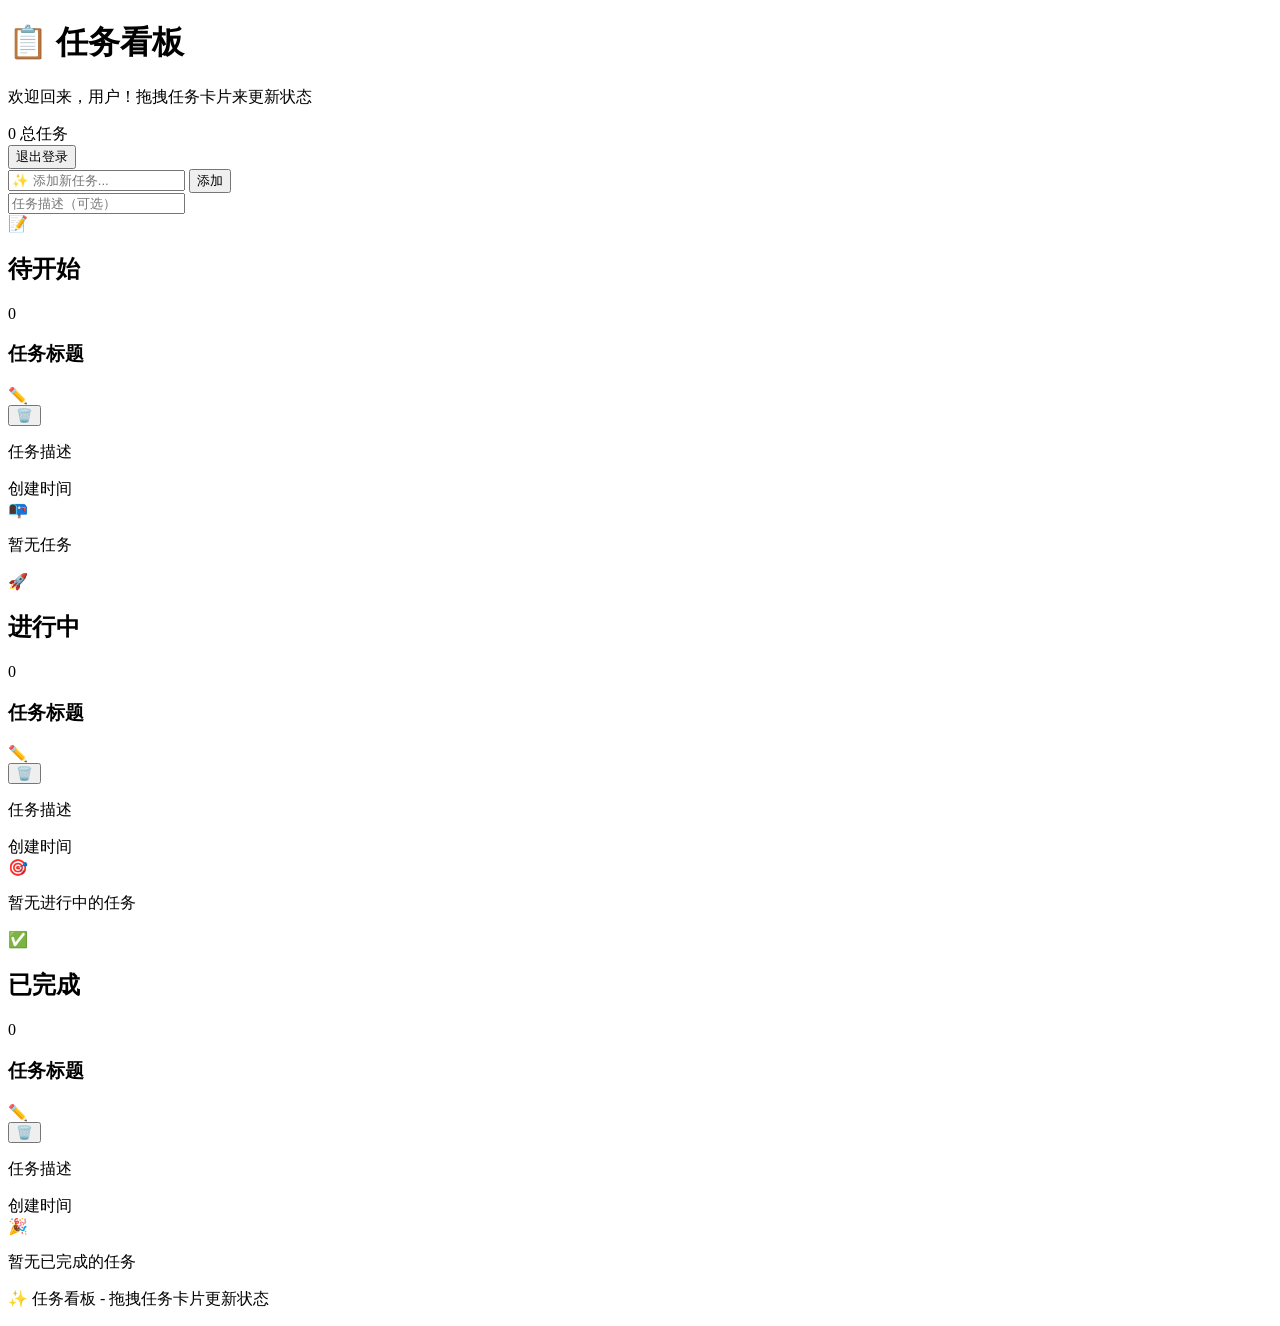
<file: src/main/resources/templates/index.html>
<!DOCTYPE html>
<html xmlns:th="http://www.thymeleaf.org">
<head>
    <meta charset="UTF-8">
    <meta name="viewport" content="width=device-width, initial-scale=1.0">
    <title>看板 - 待办事项</title>
    <link rel="stylesheet" th:href="@{/css/kanban.css}">
    <link rel="icon" href="data:image/svg+xml,<svg xmlns='http://www.w3.org/2000/svg' viewBox='0 0 100 100'><text y='.9em' font-size='90'>📋</text></svg>">
</head>
<body>
    <div class="app">
        <!-- 顶部导航 -->
        <header class="header">
            <div class="header-content">
                <h1>📋 任务看板</h1>
                <p>欢迎回来，<span th:text="${currentUser.username}">用户</span>！拖拽任务卡片来更新状态</p>
            </div>
            <div class="header-right">
                <div class="header-stats">
                    <div class="stat-item">
                        <span class="stat-number" th:text="${totalCount}">0</span>
                        <span class="stat-label">总任务</span>
                    </div>
                </div>
                <form th:action="@{/logout}" method="post" class="logout-form">
                    <button type="submit" class="btn-logout">退出登录</button>
                </form>
            </div>
        </header>

        <!-- 添加任务区域 -->
        <div class="add-task-section">
            <form th:action="@{/todos}" th:object="${newTodo}" method="post" class="add-task-form">
                <div class="form-row">
                    <input type="text" th:field="*{title}" placeholder="✨ 添加新任务..." required class="task-input">
                    <button type="submit" class="btn-add">添加</button>
                </div>
                <input type="text" th:field="*{description}" placeholder="任务描述（可选）" class="desc-input">
            </form>
        </div>

        <!-- 看板主体 -->
        <div class="board">
            <!-- 待开始列 -->
            <div class="column" id="todo-column">
                <div class="column-header todo-header">
                    <div class="column-title">
                        <span class="column-icon">📝</span>
                        <h2>待开始</h2>
                        <span class="task-count" th:text="${todoCount}">0</span>
                    </div>
                </div>
                <div class="column-body" id="todo-tasks"
                     ondrop="drop(event, 'TODO')"
                     ondragover="allowDrop(event)"
                     ondragenter="dragEnter(event)"
                     ondragleave="dragLeave(event)">
                    <div th:each="task : ${todoTasks}"
                         class="task-card"
                         th:id="'task-' + ${task.id}"
                         draggable="true"
                         ondragstart="dragStart(event)"
                         th:data-id="${task.id}"
                         th:data-status="${task.status}">
                        <div class="card-header">
                            <h3 th:text="${task.title}">任务标题</h3>
                            <div class="card-actions">
                                <a th:href="@{/todos/{id}/edit(id=${task.id})}" class="btn-icon" title="编辑">✏️</a>
                                <form th:action="@{/todos/{id}/delete(id=${task.id})}" method="post" class="inline-form">
                                    <button type="submit" class="btn-icon btn-delete" title="删除" onclick="return confirm('确定删除？')">🗑️</button>
                                </form>
                            </div>
                        </div>
                        <p th:if="${task.description}" th:text="${task.description}" class="card-desc">任务描述</p>
                        <div class="card-footer">
                            <span class="card-time" th:text="${#temporals.format(task.createdAt, 'MM-dd HH:mm')}">创建时间</span>
                        </div>
                    </div>
                    <div class="empty-state" th:if="${#lists.isEmpty(todoTasks)}">
                        <span>📭</span>
                        <p>暂无任务</p>
                    </div>
                </div>
            </div>

            <!-- 进行中列 -->
            <div class="column" id="progress-column">
                <div class="column-header progress-header">
                    <div class="column-title">
                        <span class="column-icon">🚀</span>
                        <h2>进行中</h2>
                        <span class="task-count" th:text="${inProgressCount}">0</span>
                    </div>
                </div>
                <div class="column-body" id="progress-tasks"
                     ondrop="drop(event, 'IN_PROGRESS')"
                     ondragover="allowDrop(event)"
                     ondragenter="dragEnter(event)"
                     ondragleave="dragLeave(event)">
                    <div th:each="task : ${inProgressTasks}"
                         class="task-card"
                         th:id="'task-' + ${task.id}"
                         draggable="true"
                         ondragstart="dragStart(event)"
                         th:data-id="${task.id}"
                         th:data-status="${task.status}">
                        <div class="card-header">
                            <h3 th:text="${task.title}">任务标题</h3>
                            <div class="card-actions">
                                <a th:href="@{/todos/{id}/edit(id=${task.id})}" class="btn-icon" title="编辑">✏️</a>
                                <form th:action="@{/todos/{id}/delete(id=${task.id})}" method="post" class="inline-form">
                                    <button type="submit" class="btn-icon btn-delete" title="删除" onclick="return confirm('确定删除？')">🗑️</button>
                                </form>
                            </div>
                        </div>
                        <p th:if="${task.description}" th:text="${task.description}" class="card-desc">任务描述</p>
                        <div class="card-footer">
                            <span class="card-time" th:text="${#temporals.format(task.createdAt, 'MM-dd HH:mm')}">创建时间</span>
                        </div>
                    </div>
                    <div class="empty-state" th:if="${#lists.isEmpty(inProgressTasks)}">
                        <span>🎯</span>
                        <p>暂无进行中的任务</p>
                    </div>
                </div>
            </div>

            <!-- 已完成列 -->
            <div class="column" id="done-column">
                <div class="column-header done-header">
                    <div class="column-title">
                        <span class="column-icon">✅</span>
                        <h2>已完成</h2>
                        <span class="task-count" th:text="${doneCount}">0</span>
                    </div>
                </div>
                <div class="column-body" id="done-tasks"
                     ondrop="drop(event, 'DONE')"
                     ondragover="allowDrop(event)"
                     ondragenter="dragEnter(event)"
                     ondragleave="dragLeave(event)">
                    <div th:each="task : ${doneTasks}"
                         class="task-card completed"
                         th:id="'task-' + ${task.id}"
                         draggable="true"
                         ondragstart="dragStart(event)"
                         th:data-id="${task.id}"
                         th:data-status="${task.status}">
                        <div class="card-header">
                            <h3 th:text="${task.title}">任务标题</h3>
                            <div class="card-actions">
                                <a th:href="@{/todos/{id}/edit(id=${task.id})}" class="btn-icon" title="编辑">✏️</a>
                                <form th:action="@{/todos/{id}/delete(id=${task.id})}" method="post" class="inline-form">
                                    <button type="submit" class="btn-icon btn-delete" title="删除" onclick="return confirm('确定删除？')">🗑️</button>
                                </form>
                            </div>
                        </div>
                        <p th:if="${task.description}" th:text="${task.description}" class="card-desc">任务描述</p>
                        <div class="card-footer">
                            <span class="card-time" th:text="${#temporals.format(task.createdAt, 'MM-dd HH:mm')}">创建时间</span>
                        </div>
                    </div>
                    <div class="empty-state" th:if="${#lists.isEmpty(doneTasks)}">
                        <span>🎉</span>
                        <p>暂无已完成的任务</p>
                    </div>
                </div>
            </div>
        </div>

        <!-- 页脚 -->
        <footer class="footer">
            <p>✨ 任务看板 - 拖拽任务卡片更新状态</p>
        </footer>
    </div>

    <!-- 提示消息 -->
    <div id="toast" class="toast"></div>

    <script>
        let draggedElement = null;
        let draggedTaskId = null;

        // 开始拖拽
        function dragStart(event) {
            draggedElement = event.target.closest('.task-card');
            draggedTaskId = draggedElement.dataset.id;
            draggedElement.classList.add('dragging');

            event.dataTransfer.effectAllowed = 'move';
            event.dataTransfer.setData('text/plain', draggedTaskId);

            // 延迟添加样式，避免拖拽时样式闪烁
            setTimeout(() => {
                draggedElement.style.opacity = '0.4';
            }, 0);
        }

        // 允许放置
        function allowDrop(event) {
            event.preventDefault();
            event.dataTransfer.dropEffect = 'move';
        }

        // 进入放置区域
        function dragEnter(event) {
            event.preventDefault();
            const column = event.target.closest('.column-body');
            if (column) {
                column.classList.add('drag-over');
            }
        }

        // 离开放置区域
        function dragLeave(event) {
            const column = event.target.closest('.column-body');
            if (column && !column.contains(event.relatedTarget)) {
                column.classList.remove('drag-over');
            }
        }

        // 放置
        function drop(event, newStatus) {
            event.preventDefault();

            const column = event.target.closest('.column-body');
            if (column) {
                column.classList.remove('drag-over');
            }

            if (draggedTaskId && draggedElement) {
                // 检查是否是不同的状态
                const oldStatus = draggedElement.dataset.status;
                if (oldStatus !== newStatus) {
                    updateTaskStatus(draggedTaskId, newStatus);
                } else {
                    // 恢复样式
                    draggedElement.style.opacity = '1';
                    draggedElement.classList.remove('dragging');
                }
            }

            draggedElement = null;
            draggedTaskId = null;
        }

        // 更新任务状态
        function updateTaskStatus(taskId, newStatus) {
            const formData = new FormData();
            formData.append('status', newStatus);

            fetch(`/todos/${taskId}/status`, {
                method: 'POST',
                body: formData
            })
            .then(response => response.json())
            .then(data => {
                if (data.success) {
                    showToast('✅ 任务状态已更新');
                    // 刷新页面以更新看板
                    setTimeout(() => {
                        window.location.reload();
                    }, 500);
                } else {
                    showToast('❌ 更新失败: ' + data.message);
                    // 恢复样式
                    if (draggedElement) {
                        draggedElement.style.opacity = '1';
                        draggedElement.classList.remove('dragging');
                    }
                }
            })
            .catch(error => {
                showToast('❌ 更新失败');
                console.error('Error:', error);
                // 恢复样式
                if (draggedElement) {
                    draggedElement.style.opacity = '1';
                    draggedElement.classList.remove('dragging');
                }
            });
        }

        // 显示提示消息
        function showToast(message) {
            const toast = document.getElementById('toast');
            toast.textContent = message;
            toast.classList.add('show');

            setTimeout(() => {
                toast.classList.remove('show');
            }, 3000);
        }

        // 拖拽结束时清理
        document.addEventListener('dragend', function(event) {
            if (draggedElement) {
                draggedElement.style.opacity = '1';
                draggedElement.classList.remove('dragging');
            }

            // 移除所有drag-over样式
            document.querySelectorAll('.column-body').forEach(col => {
                col.classList.remove('drag-over');
            });
        });
    </script>
</body>
</html>
</file>
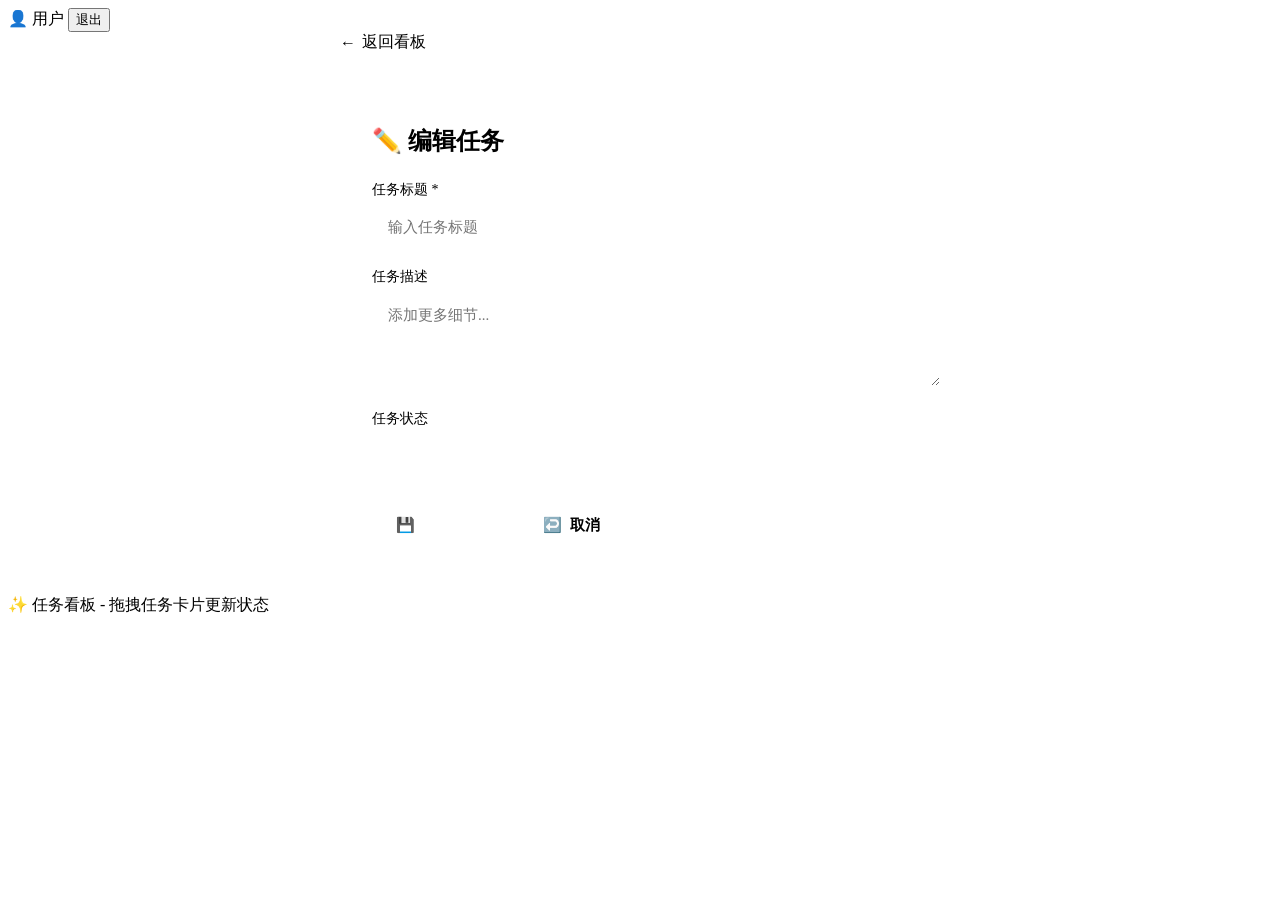
<file: src/main/resources/templates/edit.html>
<!DOCTYPE html>
<html xmlns:th="http://www.thymeleaf.org">
<head>
    <meta charset="UTF-8">
    <meta name="viewport" content="width=device-width, initial-scale=1.0">
    <title>编辑任务</title>
    <link rel="stylesheet" th:href="@{/css/kanban.css}">
    <link rel="icon" href="data:image/svg+xml,<svg xmlns='http://www.w3.org/2000/svg' viewBox='0 0 100 100'><text y='.9em' font-size='90'>✏️</text></svg>">
    <style>
        .edit-container { max-width: 600px; margin: 0 auto; }
        .edit-form { background: rgba(255,255,255,0.95); backdrop-filter: blur(10px); padding: 32px; border-radius: var(--radius-lg); box-shadow: var(--shadow-lg); }
        .edit-form h2 { font-size: 1.5rem; font-weight: 600; color: var(--gray-800); margin-bottom: 24px; display: flex; align-items: center; gap: 10px; }
        .form-group { margin-bottom: 20px; }
        .form-group label { display: block; margin-bottom: 8px; font-weight: 500; color: var(--gray-700); font-size: 14px; }
        .form-group input[type="text"], .form-group textarea, .form-group select { width: 100%; padding: 12px 16px; border: 2px solid var(--gray-200); border-radius: var(--radius-sm); font-size: 15px; font-family: inherit; transition: all 0.2s ease; background: white; }
        .form-group input[type="text"]:focus, .form-group textarea:focus, .form-group select:focus { outline: none; border-color: var(--primary-color); box-shadow: 0 0 0 3px var(--primary-light); }
        .status-select { appearance: none; background-image: url("data:image/svg+xml;charset=UTF-8,%3csvg xmlns='http://www.w3.org/2000/svg' viewBox='0 0 24 24' fill='none' stroke='currentColor' stroke-width='2' stroke-linecap='round' stroke-linejoin='round'%3e%3cpolyline points='6 9 12 15 18 9'%3e%3c/polyline%3e%3c/svg%3e"); background-repeat: no-repeat; background-position: right 12px center; background-size: 16px; padding-right: 40px; }
        .form-actions { display: flex; gap: 12px; margin-top: 28px; }
        .btn-primary { padding: 12px 24px; background: linear-gradient(135deg, var(--primary-color) 0%, #8b5cf6 100%); color: white; border: none; border-radius: var(--radius-sm); font-size: 15px; font-weight: 600; cursor: pointer; transition: all 0.2s ease; display: flex; align-items: center; gap: 8px; }
        .btn-primary:hover { transform: translateY(-1px); box-shadow: 0 4px 12px rgba(99,102,241,0.4); }
        .btn-secondary { padding: 12px 24px; background: var(--gray-100); color: var(--gray-700); border: 2px solid var(--gray-200); border-radius: var(--radius-sm); font-size: 15px; font-weight: 600; cursor: pointer; transition: all 0.2s ease; text-decoration: none; display: flex; align-items: center; gap: 8px; }
        .btn-secondary:hover { background: var(--gray-200); }
        .back-link { display: inline-flex; align-items: center; gap: 6px; color: var(--primary-color); text-decoration: none; font-weight: 500; margin-bottom: 20px; transition: color 0.2s ease; }
        .back-link:hover { color: var(--primary-hover); }
    </style>
</head>
<body>
    <div class="app">
        <div class="user-bar">
            <span>👤 <span th:text="${currentUser.username}">用户</span></span>
            <form th:action="@{/logout}" method="post" style="display:inline;">
                <button type="submit" class="btn-logout-small">退出</button>
            </form>
        </div>
        <div class="edit-container">
            <a th:href="@{/}" class="back-link"><span>←</span> 返回看板</a>
            <div class="edit-form">
                <h2>✏️ 编辑任务</h2>
                <form th:action="@{/todos/{id}(id=${todo.id})}" th:object="${todoUpdateDTO}" method="post">
                    <div class="form-group">
                        <label for="title">任务标题 *</label>
                        <input type="text" id="title" th:field="*{title}" required placeholder="输入任务标题">
                    </div>
                    <div class="form-group">
                        <label for="description">任务描述</label>
                        <textarea id="description" th:field="*{description}" rows="4" placeholder="添加更多细节..."></textarea>
                    </div>
                    <div class="form-group">
                        <label for="status">任务状态</label>
                        <select id="status" th:field="*{status}" class="status-select">
                            <option th:each="s : ${T(com.example.todo.enums.TaskStatus).values()}"
                                    th:value="${s.name()}"
                                    th:text="${s.displayName}">
                            </option>
                        </select>
                    </div>
                    <div class="form-actions">
                        <button type="submit" class="btn-primary"><span>💾</span> 保存修改</button>
                        <a th:href="@{/}" class="btn-secondary"><span>↩️</span> 取消</a>
                    </div>
                </form>
            </div>
        </div>
        <footer class="footer"><p>✨ 任务看板 - 拖拽任务卡片更新状态</p></footer>
    </div>
</body>
</html>
</file>
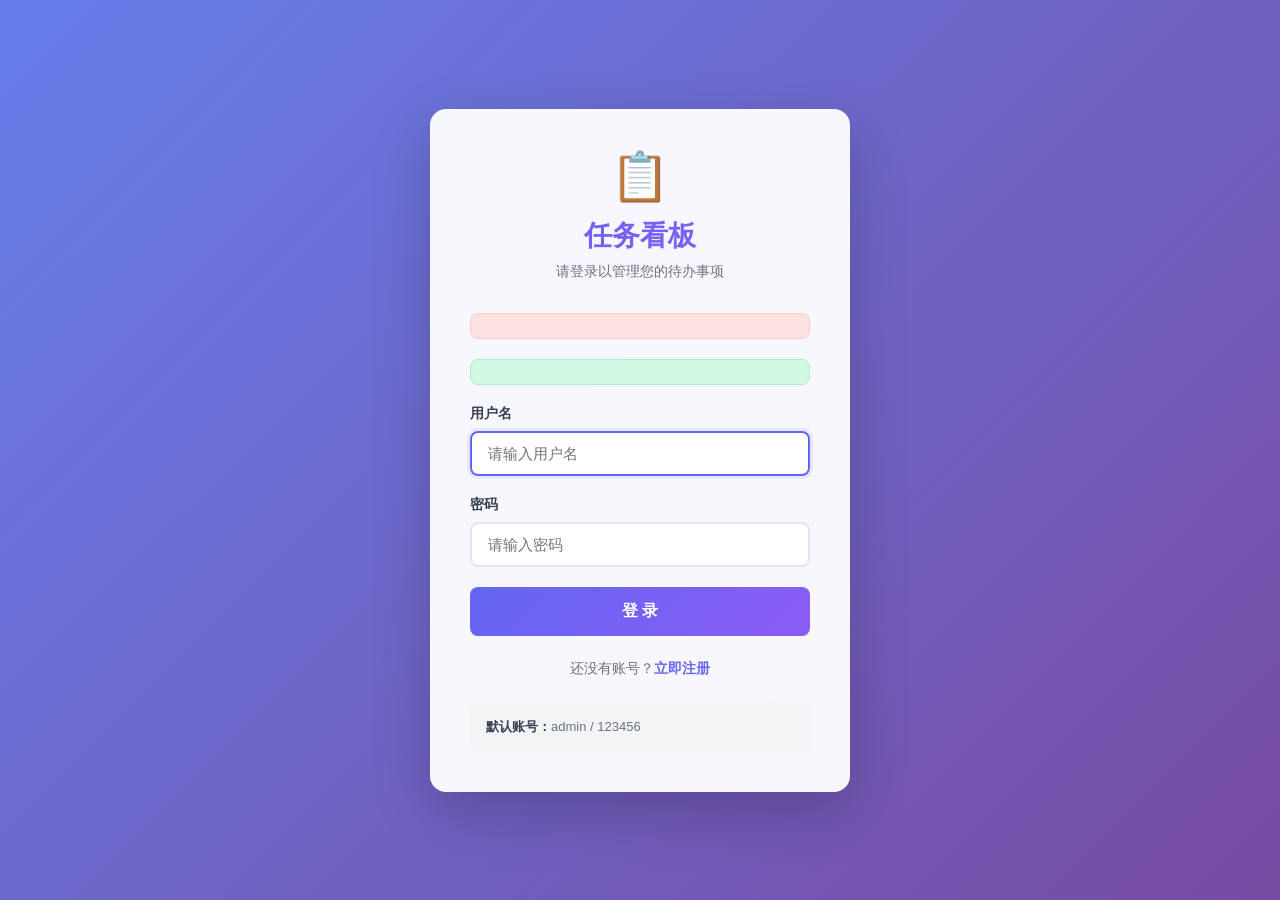
<file: src/main/resources/templates/login.html>
<!DOCTYPE html>
<html xmlns:th="http://www.thymeleaf.org">
<head>
    <meta charset="UTF-8">
    <meta name="viewport" content="width=device-width, initial-scale=1.0">
    <title>登录 - 任务看板</title>
    <link rel="icon" href="data:image/svg+xml,<svg xmlns='http://www.w3.org/2000/svg' viewBox='0 0 100 100'><text y='.9em' font-size='90'>🔐</text></svg>">
    <style>
        * { margin: 0; padding: 0; box-sizing: border-box; }
        body { font-family: -apple-system, BlinkMacSystemFont, 'Segoe UI', sans-serif; background: linear-gradient(135deg, #667eea 0%, #764ba2 100%); min-height: 100vh; display: flex; align-items: center; justify-content: center; }
        .login-container { background: rgba(255,255,255,0.95); backdrop-filter: blur(10px); padding: 40px; border-radius: 16px; box-shadow: 0 20px 60px rgba(0,0,0,0.2); width: 100%; max-width: 420px; margin: 20px; }
        .login-header { text-align: center; margin-bottom: 32px; }
        .login-header .icon { font-size: 3rem; margin-bottom: 12px; }
        .login-header h1 { font-size: 1.75rem; font-weight: 700; background: linear-gradient(135deg, #6366f1 0%, #8b5cf6 100%); -webkit-background-clip: text; -webkit-text-fill-color: transparent; background-clip: text; }
        .login-header p { color: #6b7280; font-size: 14px; margin-top: 8px; }
        .alert { padding: 12px 16px; border-radius: 8px; margin-bottom: 20px; font-size: 14px; }
        .alert-error { background: #fee2e2; color: #dc2626; border: 1px solid #fecaca; }
        .alert-success { background: #d1fae5; color: #059669; border: 1px solid #a7f3d0; }
        .form-group { margin-bottom: 20px; }
        .form-group label { display: block; margin-bottom: 8px; font-weight: 600; color: #374151; font-size: 14px; }
        .form-group input { width: 100%; padding: 12px 16px; border: 2px solid #e5e7eb; border-radius: 8px; font-size: 15px; font-family: inherit; transition: all 0.2s ease; background: white; }
        .form-group input:focus { outline: none; border-color: #6366f1; box-shadow: 0 0 0 3px rgba(99,102,241,0.1); }
        .btn-login { width: 100%; padding: 14px; background: linear-gradient(135deg, #6366f1 0%, #8b5cf6 100%); color: white; border: none; border-radius: 8px; font-size: 16px; font-weight: 600; cursor: pointer; transition: all 0.2s ease; }
        .btn-login:hover { transform: translateY(-1px); box-shadow: 0 4px 12px rgba(99,102,241,0.4); }
        .register-link { text-align: center; margin-top: 24px; font-size: 14px; color: #6b7280; }
        .register-link a { color: #6366f1; text-decoration: none; font-weight: 600; }
        .register-link a:hover { text-decoration: underline; }
        .default-info { margin-top: 24px; padding: 16px; background: #f3f4f6; border-radius: 8px; font-size: 13px; color: #6b7280; }
        .default-info strong { color: #374151; }
    </style>
</head>
<body>
    <div class="login-container">
        <div class="login-header">
            <div class="icon">📋</div>
            <h1>任务看板</h1>
            <p>请登录以管理您的待办事项</p>
        </div>
        <div th:if="${error}" class="alert alert-error" th:text="${error}"></div>
        <div th:if="${message}" class="alert alert-success" th:text="${message}"></div>
        <form th:action="@{/login}" th:object="${loginDTO}" method="post">
            <div class="form-group">
                <label for="username">用户名</label>
                <input type="text" id="username" th:field="*{username}" placeholder="请输入用户名" required autofocus>
            </div>
            <div class="form-group">
                <label for="password">密码</label>
                <input type="password" id="password" th:field="*{password}" placeholder="请输入密码" required>
            </div>
            <button type="submit" class="btn-login">登 录</button>
        </form>
        <div class="register-link">还没有账号？<a th:href="@{/register}">立即注册</a></div>
        <div class="default-info"><strong>默认账号：</strong>admin / 123456</div>
    </div>
</body>
</html>
</file>
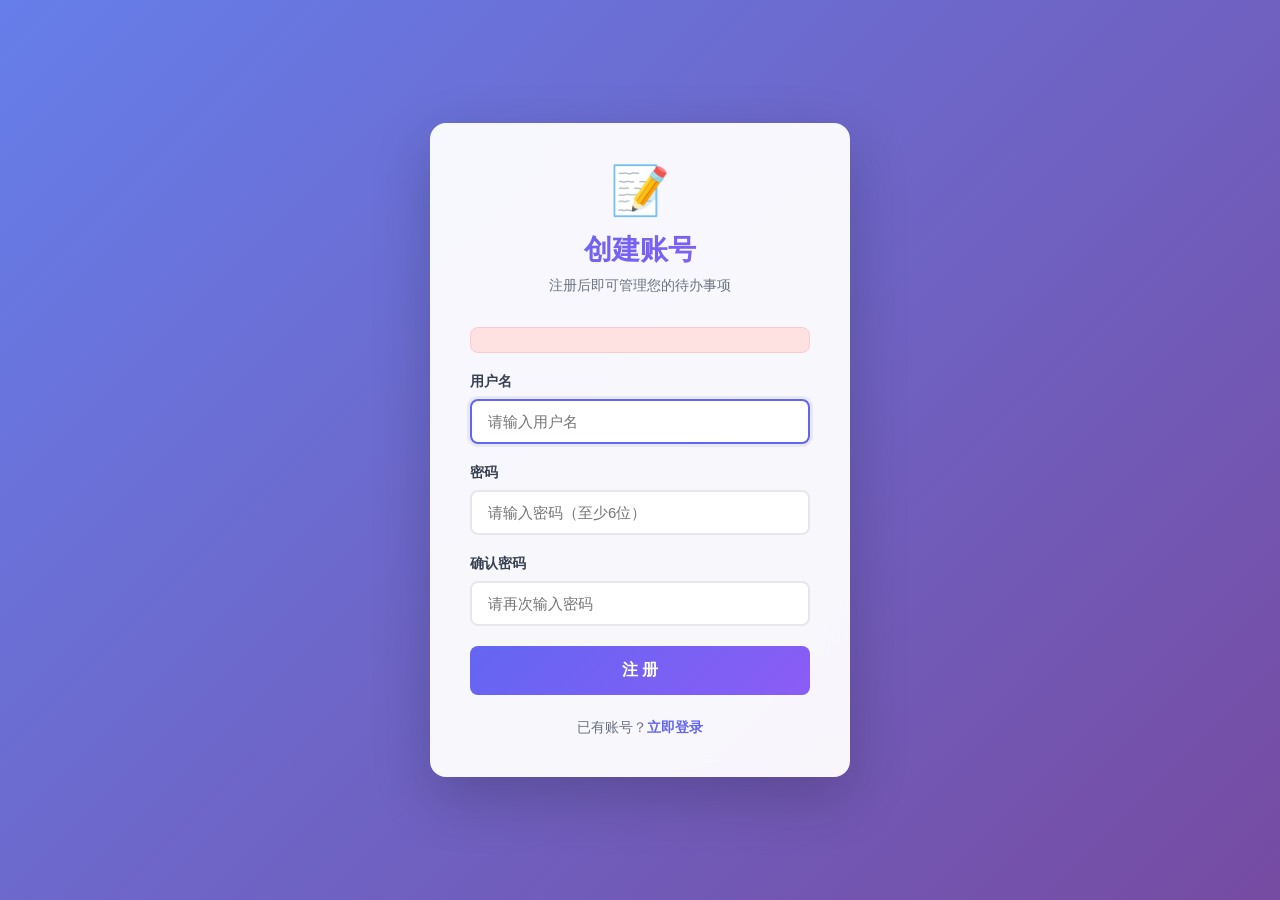
<file: src/main/resources/templates/register.html>
<!DOCTYPE html>
<html xmlns:th="http://www.thymeleaf.org">
<head>
    <meta charset="UTF-8">
    <meta name="viewport" content="width=device-width, initial-scale=1.0">
    <title>注册 - 任务看板</title>
    <link rel="icon" href="data:image/svg+xml,<svg xmlns='http://www.w3.org/2000/svg' viewBox='0 0 100 100'><text y='.9em' font-size='90'>📝</text></svg>">
    <style>
        * { margin: 0; padding: 0; box-sizing: border-box; }
        body { font-family: -apple-system, BlinkMacSystemFont, 'Segoe UI', sans-serif; background: linear-gradient(135deg, #667eea 0%, #764ba2 100%); min-height: 100vh; display: flex; align-items: center; justify-content: center; }
        .register-container { background: rgba(255,255,255,0.95); backdrop-filter: blur(10px); padding: 40px; border-radius: 16px; box-shadow: 0 20px 60px rgba(0,0,0,0.2); width: 100%; max-width: 420px; margin: 20px; }
        .register-header { text-align: center; margin-bottom: 32px; }
        .register-header .icon { font-size: 3rem; margin-bottom: 12px; }
        .register-header h1 { font-size: 1.75rem; font-weight: 700; background: linear-gradient(135deg, #6366f1 0%, #8b5cf6 100%); -webkit-background-clip: text; -webkit-text-fill-color: transparent; background-clip: text; }
        .register-header p { color: #6b7280; font-size: 14px; margin-top: 8px; }
        .alert { padding: 12px 16px; border-radius: 8px; margin-bottom: 20px; font-size: 14px; }
        .alert-error { background: #fee2e2; color: #dc2626; border: 1px solid #fecaca; }
        .form-group { margin-bottom: 20px; }
        .form-group label { display: block; margin-bottom: 8px; font-weight: 600; color: #374151; font-size: 14px; }
        .form-group input { width: 100%; padding: 12px 16px; border: 2px solid #e5e7eb; border-radius: 8px; font-size: 15px; font-family: inherit; transition: all 0.2s ease; background: white; }
        .form-group input:focus { outline: none; border-color: #6366f1; box-shadow: 0 0 0 3px rgba(99,102,241,0.1); }
        .btn-register { width: 100%; padding: 14px; background: linear-gradient(135deg, #6366f1 0%, #8b5cf6 100%); color: white; border: none; border-radius: 8px; font-size: 16px; font-weight: 600; cursor: pointer; transition: all 0.2s ease; }
        .btn-register:hover { transform: translateY(-1px); box-shadow: 0 4px 12px rgba(99,102,241,0.4); }
        .login-link { text-align: center; margin-top: 24px; font-size: 14px; color: #6b7280; }
        .login-link a { color: #6366f1; text-decoration: none; font-weight: 600; }
        .login-link a:hover { text-decoration: underline; }
    </style>
</head>
<body>
    <div class="register-container">
        <div class="register-header">
            <div class="icon">📝</div>
            <h1>创建账号</h1>
            <p>注册后即可管理您的待办事项</p>
        </div>
        <div th:if="${error}" class="alert alert-error" th:text="${error}"></div>
        <form th:action="@{/register}" th:object="${registerDTO}" method="post">
            <div class="form-group">
                <label for="username">用户名</label>
                <input type="text" id="username" th:field="*{username}" placeholder="请输入用户名" required autofocus>
            </div>
            <div class="form-group">
                <label for="password">密码</label>
                <input type="password" id="password" th:field="*{password}" placeholder="请输入密码（至少6位）" required minlength="6">
            </div>
            <div class="form-group">
                <label for="confirmPassword">确认密码</label>
                <input type="password" id="confirmPassword" th:field="*{confirmPassword}" placeholder="请再次输入密码" required>
            </div>
            <button type="submit" class="btn-register">注 册</button>
        </form>
        <div class="login-link">已有账号？<a th:href="@{/login}">立即登录</a></div>
    </div>
</body>
</html>
</file>
